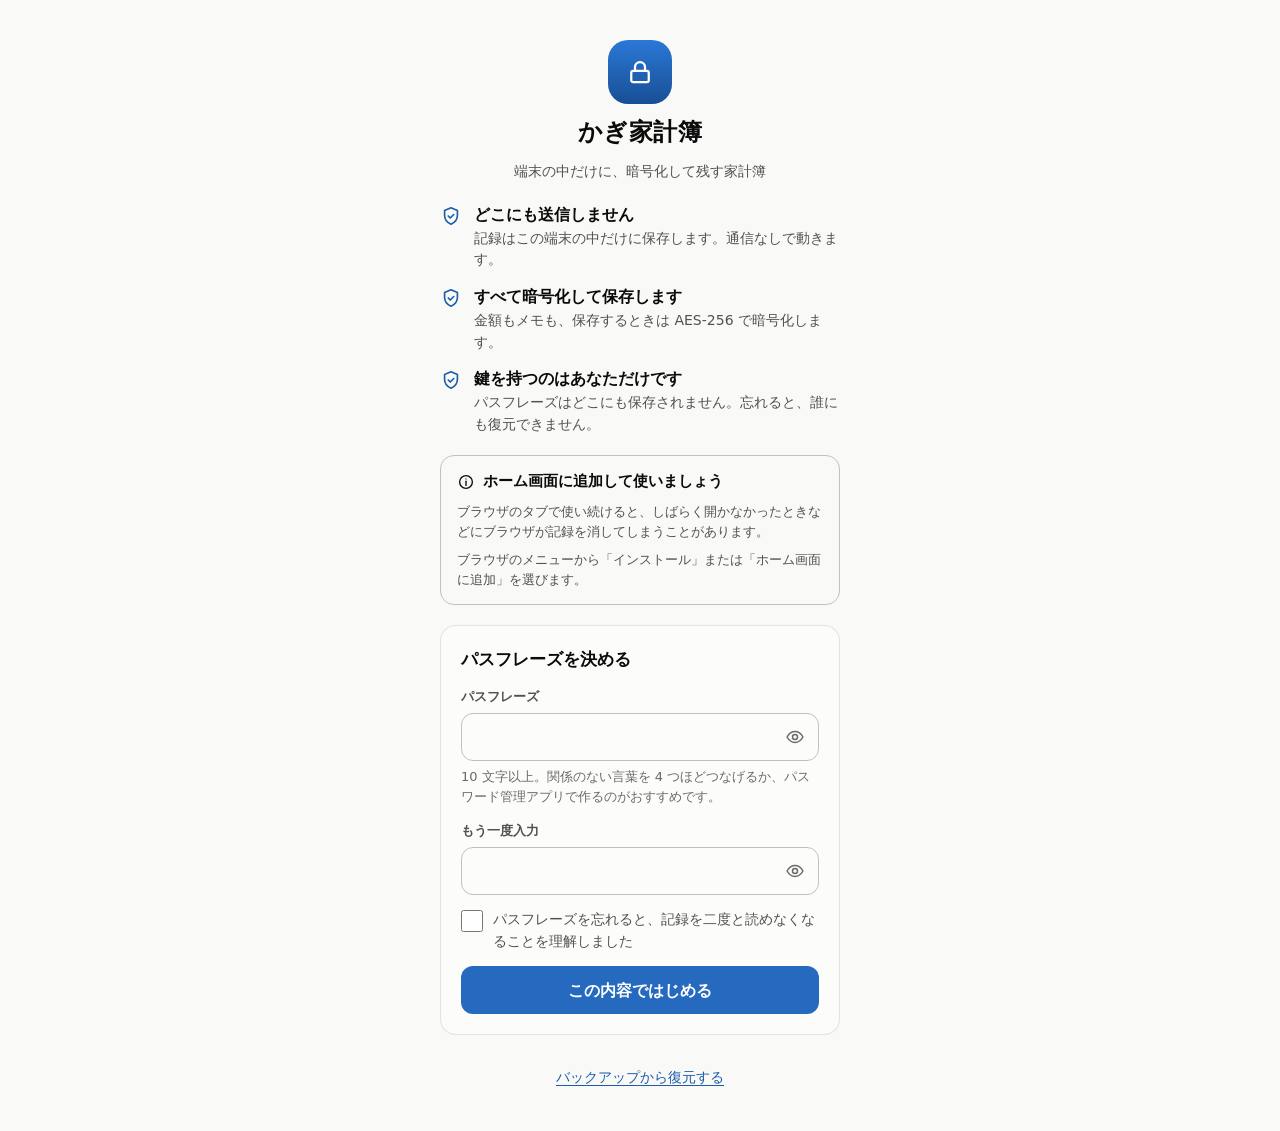
<file: app/index.html>
<!doctype html>
<html lang="ja">
  <head>
    <meta charset="utf-8">
    <!--
      このページ自身は、外部はもちろん自分のサーバーにも通信できない (connect-src 'none')。
      スクリプトとスタイルは同じ場所に置いたファイルだけを読み込み、インラインのものは実行されない。
    -->
    <meta http-equiv="Content-Security-Policy" content="default-src 'none'; script-src 'self'; style-src 'self'; img-src 'self'; manifest-src 'self'; worker-src 'self'; connect-src 'none'; form-action 'none'; base-uri 'none'; require-trusted-types-for 'script'; trusted-types kagi-sw">
    <meta name="viewport" content="width=device-width, initial-scale=1, viewport-fit=cover">
    <meta name="referrer" content="no-referrer">
    <meta name="robots" content="noindex, nofollow">
    <meta name="format-detection" content="telephone=no, date=no, address=no, email=no">
    <meta name="theme-color" content="#f9f9f7" media="(prefers-color-scheme: light)">
    <meta name="theme-color" content="#0d0d0d" media="(prefers-color-scheme: dark)">
    <meta name="mobile-web-app-capable" content="yes">
    <meta name="apple-mobile-web-app-capable" content="yes">
    <meta name="apple-mobile-web-app-title" content="かぎ家計簿">
    <title>かぎ家計簿</title>
    <link rel="manifest" href="manifest.webmanifest">
    <link rel="icon" href="icons/icon.svg" type="image/svg+xml">
    <link rel="apple-touch-icon" href="icons/apple-touch-icon.png">
    <link rel="stylesheet" href="css/app.css">
    <script type="module" src="js/main.js"></script>
  </head>
  <body>
    <div id="app"></div>
    <div id="overlays"></div>
    <div id="toasts" popover="manual" role="status" aria-live="polite"></div>
    <div id="cover" aria-hidden="true"><img src="icons/icon.svg" alt="" width="72" height="72"></div>
    <noscript><p class="noscript">かぎ家計簿を使うには、JavaScript を有効にしてください。</p></noscript>
  </body>
</html>
</file>
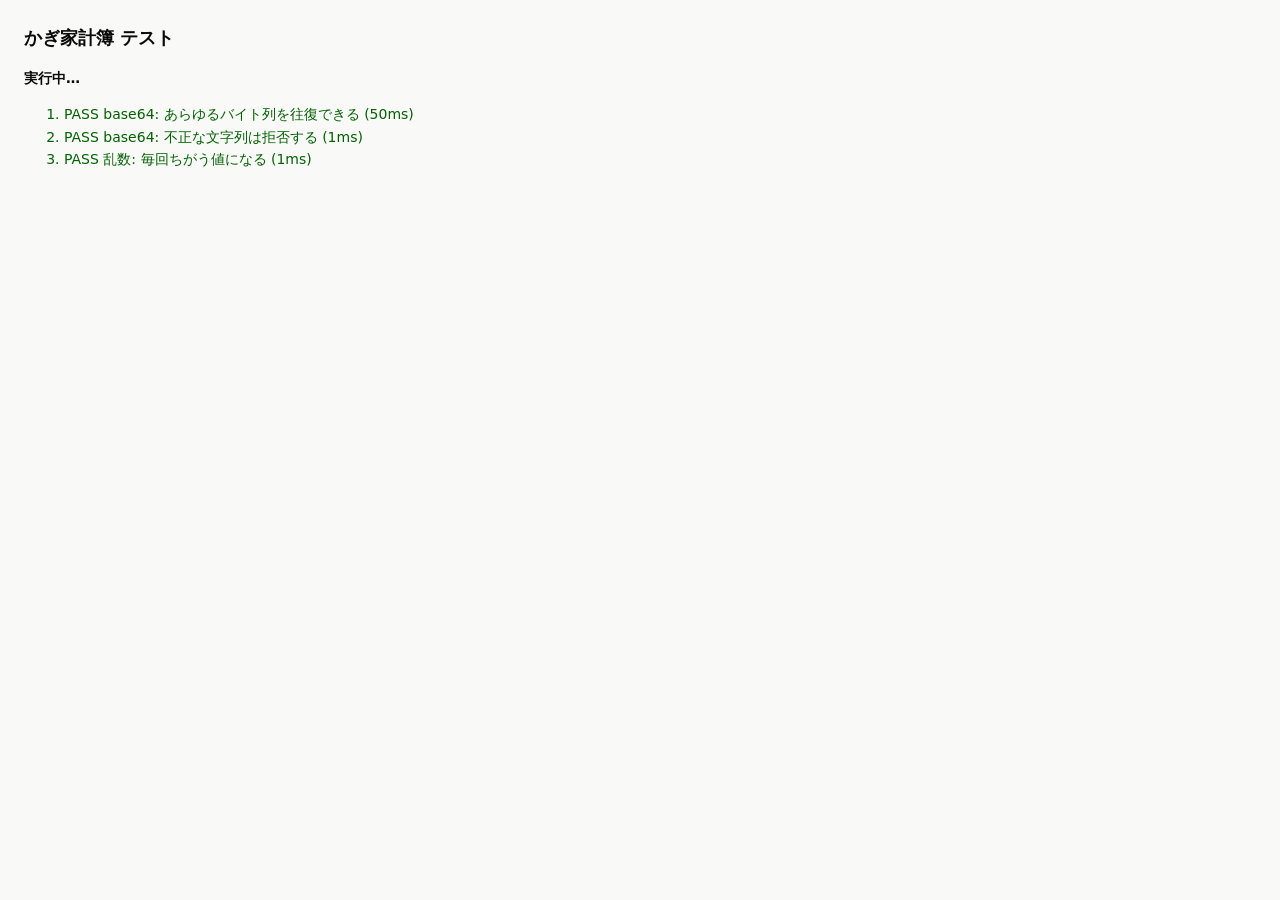
<file: tests/index.html>
<!doctype html>
<html lang="ja">
  <head>
    <meta charset="utf-8">
    <meta http-equiv="Content-Security-Policy" content="default-src 'none'; script-src 'self'; style-src 'self'; connect-src 'none'; form-action 'none'; base-uri 'none'">
    <meta name="viewport" content="width=device-width, initial-scale=1">
    <meta name="robots" content="noindex, nofollow">
    <title>かぎ家計簿 テスト</title>
    <link rel="stylesheet" href="tests.css">
    <script type="module" src="run.js"></script>
  </head>
  <body>
    <h1>かぎ家計簿 テスト</h1>
    <p id="summary">実行中…</p>
    <ol id="results"></ol>
    <div id="overlays"></div>
    <div id="toasts"></div>
  </body>
</html>
</file>
<file: app/css/app.css>
/* かぎ家計簿 — スタイル
 *
 * 色は役割ごとの変数で持つ。明るい画面と暗い画面は、それぞれの背景に合わせて選んだ値
 * (自動の反転ではない)。グラフの色は 1 系統(青)だけを使い、状態を表す色(注意・超過など)は
 * 必ずアイコンと文を添える。
 */

:root {
  color-scheme: light;
  --page: #f9f9f7;
  --surface: #fcfcfb;
  --surface-2: #f0efeb;
  --ink: #0b0b0b;
  --ink-2: #52514e;
  --ink-3: #6b6a66;
  --line: #e1e0d9;
  --axis: #c3c2b7;
  --ring: rgba(11, 11, 11, 0.1);
  --accent: #2a78d6;
  --accent-strong: #256abf;
  --accent-text: #1c5cab;
  --context: #c3c2b7;
  --good-text: #006300;
  --bad-text: #d03b3b;
  --status-good: #0ca30c;
  --status-warning: #fab219;
  --status-critical: #d03b3b;
  --backdrop: rgba(11, 11, 11, 0.45);
  --keyboard: 0px;
  --font: system-ui, -apple-system, "Hiragino Sans", "Hiragino Kaku Gothic ProN", "Noto Sans JP", "Yu Gothic UI",
    "Segoe UI", sans-serif;
}

@media (prefers-color-scheme: dark) {
  :root {
    color-scheme: dark;
    --page: #0d0d0d;
    --surface: #1a1a19;
    --surface-2: #262625;
    --ink: #f0efec;
    --ink-2: #c3c2b7;
    --ink-3: #9b9a93;
    --line: #2c2c2a;
    --axis: #383835;
    --ring: rgba(255, 255, 255, 0.1);
    --accent: #3987e5;
    --accent-strong: #256abf;
    --accent-text: #86b6ef;
    --context: #52514e;
    --good-text: #0ca30c;
    --bad-text: #e66767;
    --backdrop: rgba(0, 0, 0, 0.6);
  }
}

@media (prefers-color-scheme: dark) {
  /* 暗い画面では、同じ色を少し明るくして沈まないようにする */
  [class*="hue-"] {
    --hue-fill: color-mix(in oklab, var(--hue) 80%, white);
  }
}

/* ------------------------------------------------------------------ 基本 */

*,
*::before,
*::after {
  box-sizing: border-box;
}

[hidden] {
  display: none !important;
}

html {
  -webkit-text-size-adjust: 100%;
  text-size-adjust: 100%;
}

body {
  margin: 0;
  background: var(--page);
  color: var(--ink);
  font-family: var(--font);
  font-size: 16px;
  line-height: 1.55;
  -webkit-tap-highlight-color: transparent;
  overflow-wrap: anywhere;
}

h1,
h2,
p,
dl,
dd,
ul,
ol,
figure {
  margin: 0;
  padding: 0;
}

ul,
ol {
  list-style: none;
}

button,
input,
select {
  font: inherit;
  color: inherit;
}

button {
  margin: 0;
  padding: 0;
  border: 0;
  background: none;
  cursor: pointer;
  touch-action: manipulation;
}

button:disabled {
  cursor: default;
}

:focus-visible {
  outline: 2px solid var(--accent);
  outline-offset: 2px;
}

.icon {
  flex: none;
  fill: none;
  stroke: currentColor;
  stroke-width: 1.8;
  stroke-linecap: round;
  stroke-linejoin: round;
}

.visually-hidden {
  position: absolute;
  width: 1px;
  height: 1px;
  margin: -1px;
  padding: 0;
  border: 0;
  overflow: hidden;
  clip-path: inset(50%);
  white-space: nowrap;
}

.noscript {
  margin: 48px 24px;
  text-align: center;
}

/* 縦に積むだけのグリッドは、中身(入力欄など)の幅に引っぱられて画面からはみ出さないようにする */
.auth,
.auth-form,
.content,
.dialog-body,
.field,
.inline-form,
.list-row.is-column,
.section,
.sheet-body {
  grid-template-columns: minmax(0, 1fr);
}

.card {
  background: var(--surface);
  border: 1px solid var(--ring);
  border-radius: 16px;
}

.pos {
  color: var(--good-text);
}

.neg {
  color: var(--bad-text);
}

/* ---------------------------------------------------------------- ボタン */

.btn {
  display: inline-flex;
  align-items: center;
  justify-content: center;
  gap: 8px;
  min-height: 48px;
  padding: 0 18px;
  border-radius: 12px;
  font-size: 16px;
  font-weight: 600;
  line-height: 1.2;
  text-align: center;
}

.btn:disabled {
  opacity: 0.5;
}

.btn-primary {
  background: var(--accent-strong);
  color: #fff;
}

.btn-secondary {
  background: var(--surface-2);
  color: var(--ink);
}

.btn-danger {
  background: var(--status-critical);
  color: #fff;
}

.btn-outline-danger {
  border: 1px solid currentColor;
  color: var(--bad-text);
}

.btn-block {
  width: 100%;
}

.btn-small {
  min-height: 40px;
  padding: 0 16px;
  font-size: 15px;
}

.btn-link {
  justify-self: center;
  min-height: 44px;
  padding: 0 12px;
  color: var(--accent-text);
  font-size: 14px;
  text-decoration: underline;
  text-underline-offset: 3px;
}

.icon-btn {
  display: grid;
  place-items: center;
  width: 44px;
  height: 44px;
  border-radius: 12px;
  color: var(--ink-2);
}

.icon-btn:disabled {
  opacity: 0.3;
}

.icon-btn[aria-pressed="true"] {
  background: var(--surface-2);
  color: var(--ink);
}

.pill-btn {
  display: inline-flex;
  align-items: center;
  gap: 6px;
  min-height: 32px;
  padding: 0 12px;
  border: 1px solid var(--axis);
  border-radius: 999px;
  color: var(--ink-2);
  font-size: 13px;
  font-weight: 600;
  white-space: nowrap;
}

/* ------------------------------------------------------------- 入力部品 */

.field {
  display: grid;
  gap: 6px;
}

.field-label {
  color: var(--ink-2);
  font-size: 13px;
  font-weight: 600;
}

.field-hint {
  color: var(--ink-3);
  font-size: 13px;
}

.input,
.select {
  width: 100%;
  min-width: 0;
  height: 48px;
  padding: 0 14px;
  border: 1px solid var(--axis);
  border-radius: 12px;
  background: var(--surface);
  color: var(--ink);
  font-size: 16px; /* 16px 未満だと iOS が入力時に画面を拡大してしまう */
}

.input::placeholder {
  color: var(--ink-3);
  opacity: 0.8;
}

.input:focus-visible,
.select:focus-visible {
  outline-offset: 0;
  border-color: var(--accent);
}

input[type="date"].input {
  -webkit-appearance: none;
  appearance: none;
  display: block;
  line-height: 46px;
  text-align: left;
}

input[type="date"].input::-webkit-date-and-time-value {
  text-align: left;
}

.select {
  -webkit-appearance: none;
  appearance: none;
  padding-right: 40px;
  background-image: linear-gradient(45deg, transparent 50%, var(--ink-2) 50%),
    linear-gradient(135deg, var(--ink-2) 50%, transparent 50%);
  background-position: calc(100% - 21px) 21px, calc(100% - 15px) 21px;
  background-size: 6px 6px;
  background-repeat: no-repeat;
}

.input-wrap {
  position: relative;
}

.input-passphrase {
  padding-right: 52px;
}

.reveal-btn {
  position: absolute;
  top: 2px;
  right: 2px;
  display: grid;
  place-items: center;
  width: 44px;
  height: 44px;
  border-radius: 10px;
  color: var(--ink-3);
}

.check {
  display: flex;
  align-items: flex-start;
  gap: 10px;
  color: var(--ink-2);
  font-size: 14px;
}

.check input {
  flex: none;
  width: 22px;
  height: 22px;
  margin: 1px 0 0;
  accent-color: var(--accent-strong);
}

.switch {
  -webkit-appearance: none;
  appearance: none;
  position: relative;
  flex: none;
  width: 50px;
  height: 30px;
  margin: 0;
  border-radius: 15px;
  background: var(--axis);
  cursor: pointer;
}

.switch::after {
  content: "";
  position: absolute;
  top: 3px;
  left: 3px;
  width: 24px;
  height: 24px;
  border-radius: 50%;
  background: #fff;
  box-shadow: 0 1px 3px rgba(0, 0, 0, 0.3);
}

.switch:checked {
  background: var(--accent-strong);
}

.switch:checked::after {
  transform: translateX(20px);
}

.segmented {
  display: grid;
  grid-auto-flow: column;
  grid-auto-columns: 1fr;
  gap: 3px;
  padding: 3px;
  border-radius: 12px;
  background: var(--surface-2);
}

.segmented-option {
  min-height: 38px;
  border-radius: 9px;
  color: var(--ink-2);
  font-size: 15px;
  font-weight: 600;
}

.segmented-option[aria-pressed="true"] {
  background: var(--surface);
  color: var(--ink);
  box-shadow: 0 1px 2px rgba(0, 0, 0, 0.1), 0 0 0 1px var(--ring);
}

.inline-form {
  display: grid;
  gap: 8px;
}

.inline-row {
  display: flex;
  gap: 8px;
}

.inline-row .btn {
  flex: none;
}

.message {
  display: flex;
  align-items: flex-start;
  gap: 8px;
  padding: 10px 12px;
  border-radius: 12px;
  font-size: 14px;
}

.message .icon {
  margin-top: 2px;
}

.message.is-error {
  background: color-mix(in oklab, var(--status-critical) 12%, var(--surface));
  color: var(--bad-text);
}

.message.is-info {
  background: var(--surface-2);
  color: var(--ink-2);
}

/* パスフレーズの強さ。色に加えて、必ず「強さ: ふつう」の文字を出す */
.strength {
  display: grid;
  gap: 4px;
}

.strength[data-level="none"] {
  display: none;
}

.strength-row {
  display: flex;
  align-items: center;
  gap: 12px;
}

.strength-bars {
  display: grid;
  flex: 1;
  grid-template-columns: repeat(4, 1fr);
  gap: 4px;
}

.strength-bars span {
  height: 4px;
  border-radius: 2px;
  background: var(--line);
}

.strength[data-level="0"] .strength-bars span:nth-child(-n + 1) {
  background: var(--status-critical);
}

.strength[data-level="1"] .strength-bars span:nth-child(-n + 2) {
  background: var(--status-warning);
}

.strength[data-level="2"] .strength-bars span:nth-child(-n + 3),
.strength[data-level="3"] .strength-bars span {
  background: var(--status-good);
}

.strength-label {
  color: var(--ink-2);
  font-size: 13px;
  font-weight: 600;
  white-space: nowrap;
}

.strength-detail:empty {
  display: none;
}

/* ---------------------------------------------- はじめての設定・ロック画面 */

.auth {
  display: grid;
  align-content: start;
  gap: 20px;
  max-width: 440px;
  min-height: 100vh;
  min-height: 100dvh;
  margin: 0 auto;
  padding: calc(40px + env(safe-area-inset-top)) 20px calc(32px + env(safe-area-inset-bottom));
}

.auth-center {
  align-content: center;
  padding-bottom: calc(96px + env(safe-area-inset-bottom));
}

.brand {
  display: grid;
  justify-items: center;
  gap: 10px;
  text-align: center;
}

.brand-mark {
  display: grid;
  place-items: center;
  width: 64px;
  height: 64px;
  border-radius: 20px;
  background: linear-gradient(180deg, #2a78d6, #184f95);
  color: #fff;
}

.brand-name {
  font-size: 24px;
  font-weight: 700;
  letter-spacing: 0.02em;
}

.brand-tagline {
  color: var(--ink-2);
  font-size: 14px;
}

.points {
  display: grid;
  gap: 14px;
}

.point {
  display: flex;
  gap: 12px;
}

.point .icon {
  margin-top: 2px;
  color: var(--accent-text);
}

.point-title {
  font-weight: 600;
}

.point-text {
  color: var(--ink-2);
  font-size: 14px;
}

.auth-form {
  display: grid;
  gap: 14px;
}

.auth-form.card {
  padding: 20px;
}

.form-title {
  font-size: 17px;
  font-weight: 700;
}

.hint-box {
  display: grid;
  gap: 8px;
  padding: 14px 16px;
  border: 1px solid var(--axis);
  border-radius: 14px;
}

.hint-title {
  display: flex;
  align-items: center;
  gap: 8px;
  font-size: 15px;
  font-weight: 600;
}

.hint-text {
  color: var(--ink-2);
  font-size: 13px;
}

.fatal-title {
  font-weight: 600;
  text-align: center;
}

.fatal-text {
  color: var(--ink-2);
  font-size: 14px;
  text-align: center;
}

/* ------------------------------------------------------------ 画面の枠 */

.shell {
  max-width: 480px;
  min-height: 100vh;
  min-height: 100dvh;
  margin: 0 auto;
  /* 下部タブと追加ボタンの下に、最後の行が隠れないだけの余白を取る */
  padding-bottom: calc(156px + env(safe-area-inset-bottom));
}

.topbar {
  position: sticky;
  top: 0;
  z-index: 5;
  display: flex;
  align-items: center;
  justify-content: space-between;
  gap: 8px;
  min-height: calc(56px + env(safe-area-inset-top));
  padding: env(safe-area-inset-top) 8px 0;
  background: color-mix(in srgb, var(--page) 86%, transparent);
  -webkit-backdrop-filter: blur(14px);
  backdrop-filter: blur(14px);
}

.topbar-title {
  padding-left: 8px;
  font-size: 20px;
  font-weight: 700;
}

.topbar-actions {
  display: flex;
  gap: 2px;
}

.month-switch {
  display: flex;
  align-items: center;
  gap: 2px;
  min-width: 0;
}

.month-label {
  min-width: 112px;
  font-size: 18px;
  font-weight: 700;
  font-variant-numeric: tabular-nums;
  text-align: center;
  white-space: nowrap;
}

.content {
  display: grid;
  gap: 16px;
  padding: 8px 16px 0;
}

.tabbar {
  position: fixed;
  right: 0;
  bottom: 0;
  left: 0;
  z-index: 6;
  display: grid;
  grid-template-columns: repeat(3, 1fr);
  max-width: 480px;
  margin: 0 auto;
  padding-bottom: env(safe-area-inset-bottom);
  border-top: 1px solid var(--line);
  background: color-mix(in srgb, var(--surface) 90%, transparent);
  -webkit-backdrop-filter: blur(14px);
  backdrop-filter: blur(14px);
}

.tab {
  display: grid;
  justify-items: center;
  align-content: center;
  gap: 2px;
  height: 58px;
  color: var(--ink-3);
  font-size: 11px;
  font-weight: 600;
}

.tab[aria-current="page"] {
  color: var(--accent-text);
}

.fab {
  position: fixed;
  right: max(16px, calc(50vw - 224px));
  bottom: calc(74px + env(safe-area-inset-bottom));
  z-index: 6;
  display: grid;
  place-items: center;
  width: 58px;
  height: 58px;
  border-radius: 50%;
  background: var(--accent-strong);
  color: #fff;
  box-shadow: 0 6px 18px rgba(24, 79, 149, 0.4);
}

/* ---------------------------------------------------------------- ホーム */

.summary {
  padding: 20px 20px 18px;
}

.eyebrow {
  color: var(--ink-2);
  font-size: 13px;
  font-weight: 600;
}

/* その画面でいちばん大事な数字。大きな数字は等幅にしない(間のびするため) */
.hero {
  margin-top: 2px;
  font-size: clamp(44px, 13vw, 52px);
  font-weight: 650;
  letter-spacing: -0.02em;
  line-height: 1.15;
}

.summary-sub {
  margin-top: 4px;
  color: var(--ink-3);
  font-size: 13px;
}

.stats {
  display: grid;
  grid-template-columns: 1fr 1fr;
  gap: 12px;
  margin-top: 16px;
  padding-top: 14px;
  border-top: 1px solid var(--line);
}

.stat dt {
  color: var(--ink-3);
  font-size: 13px;
}

.stat dd {
  font-size: 19px;
  font-weight: 650;
  letter-spacing: -0.01em;
}

/* 予算のメーター。塗りが状態の色、下地は同じ色のうすい段 */
.meter {
  --fill: var(--accent);
  display: grid;
  gap: 8px;
  margin-top: 16px;
}

.meter-warning {
  --fill: var(--status-warning);
}

.meter-over {
  --fill: var(--status-critical);
}

.meter-track {
  height: 8px;
  overflow: hidden;
  border-radius: 4px;
  background: var(--line);
  background: color-mix(in oklab, var(--fill) 24%, var(--surface));
}

.meter-fill {
  display: block;
  height: 100%;
  border-radius: 4px;
  background: var(--fill);
}

.meter-text {
  display: flex;
  flex-wrap: wrap;
  justify-content: space-between;
  gap: 2px 12px;
  color: var(--ink-2);
  font-size: 13px;
}

.meter-note {
  display: inline-flex;
  align-items: center;
  gap: 4px;
  color: var(--ink);
  font-weight: 600;
}

.notice-row {
  display: flex;
  align-items: center;
  gap: 10px;
  width: 100%;
  padding: 12px 14px;
  border: 1px solid var(--axis);
  border-radius: 14px;
  color: var(--ink-2);
  font-size: 13px;
  text-align: left;
}

.notice-row span {
  flex: 1;
}

.empty {
  padding: 48px 16px;
  text-align: center;
}

.empty-title {
  font-weight: 600;
}

.empty-text {
  margin-top: 4px;
  color: var(--ink-3);
  font-size: 14px;
}

.day-head {
  display: flex;
  align-items: baseline;
  justify-content: space-between;
  gap: 12px;
  margin: 4px 4px 8px;
  color: var(--ink-2);
  font-size: 13px;
  font-weight: 600;
}

.day-total {
  color: var(--ink-3);
  font-variant-numeric: tabular-nums;
  font-weight: 400;
  text-align: right;
}

.rows {
  overflow: hidden;
}

.rows li + li {
  border-top: 1px solid var(--line);
}

.row {
  display: flex;
  align-items: center;
  gap: 12px;
  width: 100%;
  min-height: 60px;
  padding: 10px 16px;
  text-align: left;
}

.row-button:active,
.rank-row:active,
.list-action:active {
  background: var(--surface-2);
}

.badge {
  display: grid;
  flex: none;
  place-items: center;
  width: 36px;
  height: 36px;
  border-radius: 11px;
  background: var(--surface-2);
  color: var(--ink-2);
  font-size: 15px;
  font-weight: 600;
  line-height: 1;
}

/* カテゴリの色。白い文字を載せても読める濃さ(コントラスト 4.5:1 以上)でそろえてある。 */
.hue-orange {
  --hue: #c2410c;
}

.hue-amber {
  --hue: #b45309;
}

.hue-lime {
  --hue: #4d7c0f;
}

.hue-green {
  --hue: #15803d;
}

.hue-emerald {
  --hue: #047857;
}

.hue-teal {
  --hue: #0f766e;
}

.hue-cyan {
  --hue: #0e7490;
}

.hue-sky {
  --hue: #0369a1;
}

.hue-blue {
  --hue: #1d4ed8;
}

.hue-indigo {
  --hue: #4338ca;
}

.hue-violet {
  --hue: #6d28d9;
}

.hue-purple {
  --hue: #7e22ce;
}

.hue-fuchsia {
  --hue: #a21caf;
}

.hue-pink {
  --hue: #be185d;
}

.hue-rose {
  --hue: #be123c;
}

.hue-red {
  --hue: #b91c1c;
}

.hue-slate {
  --hue: #475569;
}

.hue-stone {
  --hue: #57534e;
}

[class*="hue-"] {
  --hue-fill: var(--hue);
}

.badge[class*="hue-"] {
  background: var(--hue-fill);
  color: #fff;
}

.row-main {
  display: grid;
  flex: 1;
  min-width: 0;
}

.row-title {
  font-weight: 600;
}

.row-memo {
  overflow: hidden;
  color: var(--ink-3);
  font-size: 13px;
  text-overflow: ellipsis;
  white-space: nowrap;
}

.row-amount {
  flex: none;
  font-variant-numeric: tabular-nums;
  font-weight: 600;
  white-space: nowrap;
}

.row > .icon {
  color: var(--ink-3);
}

/* -------------------------------------------------------- ダイアログ・シート */

.dialog {
  width: min(calc(100vw - 32px), 420px);
  max-width: none;
  max-height: calc(100vh - 32px);
  max-height: calc(100dvh - 32px);
  padding: 0;
  overflow-y: auto;
  border: 0;
  border-radius: 20px;
  background: var(--surface);
  color: var(--ink);
  box-shadow: 0 24px 64px rgba(0, 0, 0, 0.3);
}

.dialog::backdrop {
  background: var(--backdrop);
}

.dialog-body {
  display: grid;
  gap: 14px;
  padding: 24px 20px 20px;
}

.dialog-title {
  font-size: 18px;
  font-weight: 700;
}

.dialog-text {
  color: var(--ink-2);
  font-size: 14px;
}

.dialog-actions {
  display: grid;
  grid-template-columns: 1fr 1fr;
  gap: 8px;
  margin-top: 6px;
}

.dialog-actions.is-stacked {
  grid-template-columns: 1fr;
}

.file-name {
  padding: 8px 12px;
  border-radius: 10px;
  background: var(--surface-2);
  color: var(--ink-2);
  font-size: 13px;
  font-variant-numeric: tabular-nums;
}

.sheet {
  width: 100%;
  max-width: 480px;
  height: calc(100vh - 20px - env(safe-area-inset-top));
  height: calc(100dvh - 20px - env(safe-area-inset-top));
  max-height: none;
  margin: auto auto 0;
  overflow: hidden;
  border-radius: 20px 20px 0 0;
}

.sheet-form {
  display: flex;
  flex-direction: column;
  height: 100%;
}

.sheet-head {
  display: flex;
  flex: none;
  align-items: center;
  justify-content: space-between;
  gap: 8px;
  min-height: 60px;
  padding: 0 12px 0 8px;
  border-bottom: 1px solid var(--line);
}

.sheet-title {
  flex: 1;
  overflow: hidden;
  font-size: 17px;
  font-weight: 700;
  text-align: center;
  text-overflow: ellipsis;
  white-space: nowrap;
}

.sheet-spacer {
  flex: none;
  width: 44px;
}

.sheet-body {
  display: grid;
  flex: 1;
  align-content: start;
  gap: 18px;
  min-height: 0;
  padding: 18px 16px calc(28px + var(--keyboard) + env(safe-area-inset-bottom));
  overflow-x: hidden;
  overflow-y: auto;
  overscroll-behavior: contain;
}

.sheet-summary {
  color: var(--ink-2);
  font-size: 14px;
}

.amount-field {
  display: flex;
  align-items: baseline;
  gap: 8px;
  padding: 10px 18px;
  border: 2px solid transparent;
  border-radius: 16px;
  background: var(--surface-2);
}

.amount-field:focus-within {
  border-color: var(--accent);
}

.amount-prefix {
  color: var(--ink-3);
  font-size: 24px;
  font-weight: 600;
}

.amount-input {
  flex: 1;
  min-width: 0;
  padding: 0;
  border: 0;
  outline: none;
  background: transparent;
  font-size: 38px;
  font-weight: 650;
  letter-spacing: -0.01em;
  line-height: 1.3;
  text-align: right;
}

.amount-input::placeholder {
  color: var(--ink-3);
  opacity: 0.5;
}

.chips {
  display: grid;
  grid-template-columns: repeat(4, minmax(0, 1fr));
  gap: 6px;
}

.chip {
  display: grid;
  justify-items: center;
  gap: 4px;
  min-width: 0;
  padding: 10px 2px 8px;
  border: 1.5px solid transparent;
  border-radius: 14px;
  color: var(--ink-2);
  font-size: 12px;
}

.chip-label {
  max-width: 100%;
  overflow: hidden;
  text-overflow: ellipsis;
  white-space: nowrap;
}

.chip[aria-pressed="true"] {
  border-color: var(--hue-fill, var(--accent));
  background: color-mix(in oklab, var(--hue-fill, var(--accent)) 14%, var(--surface));
  color: var(--ink);
  font-weight: 600;
}

/* レシートの写真 */
.receipt-thumb-btn {
  justify-self: start;
  overflow: hidden;
  border: 1px solid var(--axis);
  border-radius: 12px;
  line-height: 0;
}

.receipt-thumb {
  display: block;
  width: auto;
  max-width: 100%;
  height: auto;
  max-height: 180px;
}

.receipt-actions {
  display: flex;
  flex-wrap: wrap;
  gap: 8px;
}

.receipt-frame {
  flex: 1;
  min-height: 0;
  padding: 12px;
  overflow: auto;
  background: var(--surface-2);
}

.receipt-full {
  display: block;
  width: 100%;
  height: auto;
  margin: 0 auto;
}

.receipt-frame.is-zoomed .receipt-full {
  width: 220%;
}

.row-mark {
  display: inline-flex;
  margin-left: 6px;
  color: var(--ink-3);
  vertical-align: -2px;
}

/* 色の選択 */
.swatches {
  display: grid;
  grid-template-columns: repeat(6, minmax(0, 1fr));
  gap: 8px;
}

.swatch {
  display: grid;
  place-items: center;
  aspect-ratio: 1;
  border-radius: 12px;
  background: var(--hue-fill);
  color: transparent;
}

.swatch[aria-pressed="true"] {
  color: #fff;
  box-shadow: 0 0 0 2px var(--surface), 0 0 0 4px var(--hue-fill);
}

/* ------------------------------------------------------------------ 分析 */

.block {
  overflow: hidden;
}

.block-title {
  font-size: 15px;
  font-weight: 700;
}

.block-title-padded {
  padding: 16px 16px 4px;
}

.block-sub {
  color: var(--ink-3);
  font-size: 13px;
}

.block-empty {
  padding: 20px 16px 24px;
  color: var(--ink-3);
  font-size: 14px;
}

.rank li + li {
  border-top: 1px solid var(--line);
}

.rank-row {
  display: flex;
  align-items: center;
  gap: 12px;
  width: 100%;
  padding: 12px 16px;
  text-align: left;
}

.rank-main {
  display: grid;
  flex: 1;
  gap: 8px;
  min-width: 0;
}

.rank-top {
  display: flex;
  align-items: baseline;
  justify-content: space-between;
  gap: 12px;
}

.rank-name {
  overflow: hidden;
  font-weight: 600;
  text-overflow: ellipsis;
  white-space: nowrap;
}

.rank-figure {
  flex: none;
  color: var(--ink-2);
  font-size: 13px;
  font-variant-numeric: tabular-nums;
}

.rank-figure strong {
  color: var(--ink);
  font-size: 16px;
  font-weight: 600;
}

.rank-track {
  display: block;
  height: 8px;
}

/* 棒は 0 の基線(左)から伸び、先端だけ丸める */
.rank-bar {
  display: block;
  min-width: 3px;
  height: 100%;
  border-radius: 0 4px 4px 0;
  background: var(--hue-fill, var(--accent));
}

.rank-row:hover .rank-bar,
.rank-row:focus-visible .rank-bar {
  filter: brightness(1.15);
}

.chart-head {
  display: flex;
  align-items: flex-start;
  justify-content: space-between;
  gap: 12px;
  padding: 16px 16px 0;
}

.chart-frame {
  padding: 44px 16px 14px 56px;
}

.plot {
  position: relative;
  height: 150px;
}

.grid-line {
  position: absolute;
  right: 0;
  left: 0;
  height: 0;
  border-top: 1px solid var(--line);
}

.grid-line.is-baseline {
  border-top-color: var(--axis);
}

.tick-label {
  position: absolute;
  right: 100%;
  margin-right: 8px;
  color: var(--ink-3);
  font-size: 12px;
  font-variant-numeric: tabular-nums;
  line-height: 1;
  transform: translateY(-50%);
  white-space: nowrap;
}

.cols {
  position: absolute;
  inset: 0;
  display: grid;
  grid-auto-flow: column;
  grid-auto-columns: 1fr;
}

.col {
  display: flex;
  flex-direction: column;
  align-items: center;
  justify-content: flex-end;
  min-width: 0;
  height: 100%;
  border-radius: 6px;
}

/* 棒は太くしすぎない(最大 24px)。上端だけ丸め、基線側は四角のまま */
.col-bar {
  flex: none;
  width: min(24px, 56%);
  border-radius: 4px 4px 0 0;
  background: var(--context);
}

.col-bar.is-current {
  background: var(--accent);
}

.col:hover .col-bar,
.col:focus-visible .col-bar {
  filter: brightness(0.9);
}

.col-value {
  margin-bottom: 4px;
  color: var(--ink);
  font-size: 12px;
  font-weight: 600;
  line-height: 1.2;
  white-space: nowrap;
}

.x-axis {
  display: grid;
  grid-auto-flow: column;
  grid-auto-columns: 1fr;
  padding-top: 8px;
}

.x-label {
  display: grid;
  justify-items: center;
  color: var(--ink-3);
  font-size: 12px;
  line-height: 1.3;
}

.x-label.is-current {
  color: var(--ink);
  font-weight: 600;
}

.x-year {
  font-size: 11px;
  font-weight: 400;
}

.tooltip {
  position: absolute;
  z-index: 2;
  display: grid;
  padding: 6px 10px;
  border-radius: 10px;
  background: var(--ink);
  color: var(--page);
  font-size: 12px;
  line-height: 1.35;
  pointer-events: none;
  transform: translateX(-50%);
  white-space: nowrap;
}

.tooltip strong {
  font-size: 14px;
  font-weight: 600;
}

.data-table {
  width: calc(100% - 32px);
  margin: 0 16px 16px;
  border-collapse: collapse;
  font-size: 14px;
  font-variant-numeric: tabular-nums;
}

.data-table th,
.data-table td {
  padding: 8px 0;
  border-top: 1px solid var(--line);
  font-weight: 400;
  text-align: left;
}

.data-table thead th {
  border-top: 0;
  color: var(--ink-3);
  font-size: 13px;
}

.data-table td,
.data-table thead th:last-child {
  text-align: right;
}

/* ------------------------------------------------------------------ 設定 */

.section {
  display: grid;
  gap: 8px;
}

.section-title {
  margin: 8px 4px 0;
  color: var(--ink-2);
  font-size: 13px;
  font-weight: 600;
}

.list {
  overflow: hidden;
}

.list-row {
  display: flex;
  align-items: center;
  justify-content: space-between;
  gap: 12px;
  width: 100%;
  min-height: 56px;
  padding: 12px 16px;
  text-align: left;
}

.list-row + .list-row {
  border-top: 1px solid var(--line);
}

.list-row.is-column {
  display: grid;
  gap: 8px;
  justify-content: stretch;
}

.list-main {
  display: grid;
  flex: 1;
  gap: 2px;
  min-width: 0;
}

.list-title {
  font-weight: 600;
}

.list-desc {
  color: var(--ink-3);
  font-size: 13px;
  font-weight: 400;
}

.list-value {
  flex: none;
  max-width: 68%;
  color: var(--ink-2);
  font-size: 14px;
  font-variant-numeric: tabular-nums;
  text-align: right;
}

.list-value.is-good {
  color: var(--good-text);
  font-weight: 600;
}

.list-value.is-warn {
  color: var(--ink);
  font-weight: 600;
}

.list-action > .icon {
  color: var(--ink-3);
}

.list-action.is-danger,
.list-action.is-danger > .icon {
  color: var(--bad-text);
}

/* ------------------------------------------------- お知らせ・目隠し */

#toasts {
  position: fixed;
  inset: auto 0 calc(88px + env(safe-area-inset-bottom)) 0;
  z-index: 20;
  display: grid;
  justify-items: center;
  gap: 8px;
  width: fit-content;
  max-width: calc(100vw - 32px);
  height: auto;
  margin: 0 auto;
  padding: 0;
  overflow: visible;
  border: 0;
  background: transparent;
  color: inherit;
  pointer-events: none;
}

.toast {
  padding: 10px 18px;
  border-radius: 999px;
  background: var(--ink);
  color: var(--page);
  font-size: 14px;
  font-weight: 600;
  box-shadow: 0 8px 24px rgba(0, 0, 0, 0.25);
}

.toast-error {
  border-radius: 14px;
  background: var(--status-critical);
  color: #fff;
}

/* アプリを離れているあいだ(アプリ切り替え画面など)は、中身の代わりにこれを見せる */
#cover {
  display: none;
}

body.is-covered #cover {
  position: fixed;
  inset: 0;
  z-index: 30;
  display: grid;
  place-items: center;
  background: var(--page);
}

body.is-covered #app,
body.is-covered #overlays,
body.is-covered #toasts {
  visibility: hidden;
}

/* ------------------------------------------------------------- 動きと幅 */

@media (prefers-reduced-motion: no-preference) {
  .sheet[open] {
    animation: sheet-in 240ms cubic-bezier(0.2, 0.8, 0.2, 1);
  }

  .dialog[open]:not(.sheet) {
    animation: dialog-in 160ms ease-out;
  }

  .toast {
    animation: dialog-in 160ms ease-out;
  }

  .switch,
  .switch::after {
    transition: background-color 160ms ease, transform 160ms ease;
  }

  .meter-fill,
  .rank-bar,
  .col-bar {
    transition: filter 120ms ease;
  }
}

@keyframes sheet-in {
  from {
    transform: translateY(24px);
    opacity: 0;
  }
}

@keyframes dialog-in {
  from {
    transform: translateY(6px);
    opacity: 0;
  }
}

@media (min-width: 600px) {
  .sheet {
    height: min(760px, calc(100vh - 48px));
    margin: auto;
    border-radius: 20px;
  }
}

@media (max-width: 340px) {
  .chips {
    grid-template-columns: repeat(3, minmax(0, 1fr));
  }

  .month-label {
    min-width: 96px;
    font-size: 16px;
  }
}
</file>
<file: tests/tests.css>
body {
  margin: 24px;
  font: 14px/1.6 system-ui, -apple-system, "Hiragino Sans", sans-serif;
  color: #0b0b0b;
  background: #f9f9f7;
}

h1 {
  font-size: 18px;
}

#summary {
  font-weight: 600;
}

#summary.pass,
li.pass {
  color: #006300;
}

#summary.fail,
li.fail {
  color: #d03b3b;
  font-weight: 600;
}
</file>
